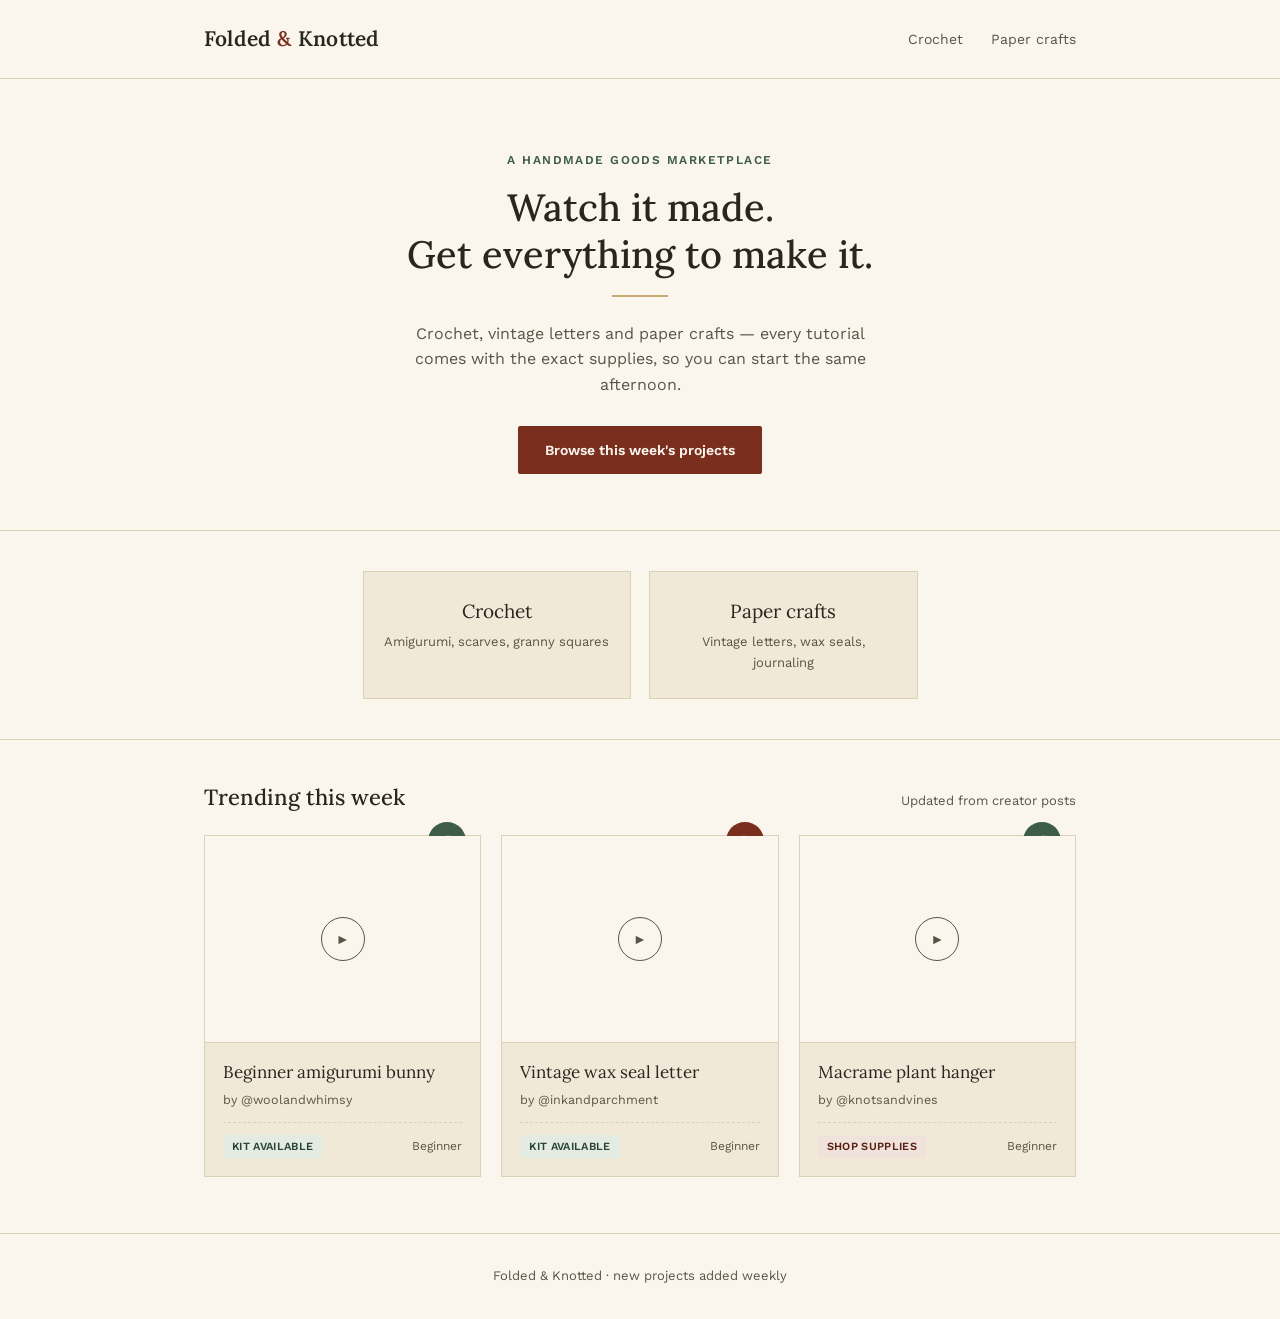
<file: index.html>
<!DOCTYPE html>
<html lang="en">
<head>
<meta charset="UTF-8">
<meta name="viewport" content="width=device-width, initial-scale=1.0">
<title>Folded &amp; Knotted — watch it made, get everything to make it</title>
<link rel="stylesheet" href="style.css">
</head>
<body>

<header class="site-header">
  <div class="wrap">
    <div class="brand">Folded <span>&amp;</span> Knotted</div>
    <nav class="nav">
      <a href="crochet/index.html">Crochet</a>
      <a href="paper-crafts/index.html">Paper crafts</a>
    </nav>
  </div>
</header>

<section class="hero">
  <div class="wrap">
    <p class="eyebrow">A handmade goods marketplace</p>
    <h1>Watch it made.<br>Get everything to make it.</h1>
    <div class="rule"></div>
    <p>Crochet, vintage letters and paper crafts — every tutorial comes with the exact supplies, so you can start the same afternoon.</p>
    <a class="btn btn-fill" href="#trending">Browse this week's projects</a>
  </div>
</section>

<section class="categories">
  <div class="wrap" style="display:flex; gap:18px;">
    <a class="cat-card" href="crochet/index.html" style="text-decoration:none; color:inherit;">
      <div class="label">Crochet</div>
      <div class="desc">Amigurumi, scarves, granny squares</div>
    </a>
    <a class="cat-card" href="paper-crafts/index.html" style="text-decoration:none; color:inherit;">
      <div class="label">Paper crafts</div>
      <div class="desc">Vintage letters, wax seals, journaling</div>
    </a>
  </div>
</section>

<div class="wrap" id="trending">
  <div class="section-head">
    <h2>Trending this week</h2>
    <span class="sub">Updated from creator posts</span>
  </div>

  <div class="grid">

    <a class="project-card" href="crochet/amigurumi-bunny.html" style="text-decoration:none; color:inherit;">
      <div class="seal seal-moss">C</div>
      <div class="project-thumb"><div class="play-ring">&#9658;</div></div>
      <div class="project-body">
        <div class="project-title">Beginner amigurumi bunny</div>
        <div class="project-creator">by @woolandwhimsy</div>
        <div class="project-meta">
          <span class="tag tag-kit">Kit available</span>
          <span class="level">Beginner</span>
        </div>
      </div>
    </a>

    <a class="project-card" href="paper-crafts/wax-seal-letter.html" style="text-decoration:none; color:inherit;">
      <div class="seal seal-rust">P</div>
      <div class="project-thumb"><div class="play-ring">&#9658;</div></div>
      <div class="project-body">
        <div class="project-title">Vintage wax seal letter</div>
        <div class="project-creator">by @inkandparchment</div>
        <div class="project-meta">
          <span class="tag tag-kit">Kit available</span>
          <span class="level">Beginner</span>
        </div>
      </div>
    </a>

    <a class="project-card" href="crochet/macrame-hanger.html" style="text-decoration:none; color:inherit;">
      <div class="seal seal-moss">C</div>
      <div class="project-thumb"><div class="play-ring">&#9658;</div></div>
      <div class="project-body">
        <div class="project-title">Macrame plant hanger</div>
        <div class="project-creator">by @knotsandvines</div>
        <div class="project-meta">
          <span class="tag tag-shop">Shop supplies</span>
          <span class="level">Beginner</span>
        </div>
      </div>
    </a>

  </div>
</div>

<footer class="site-footer">
  <div class="wrap">Folded &amp; Knotted &middot; new projects added weekly</div>
</footer>

</body>
</html>
</file>
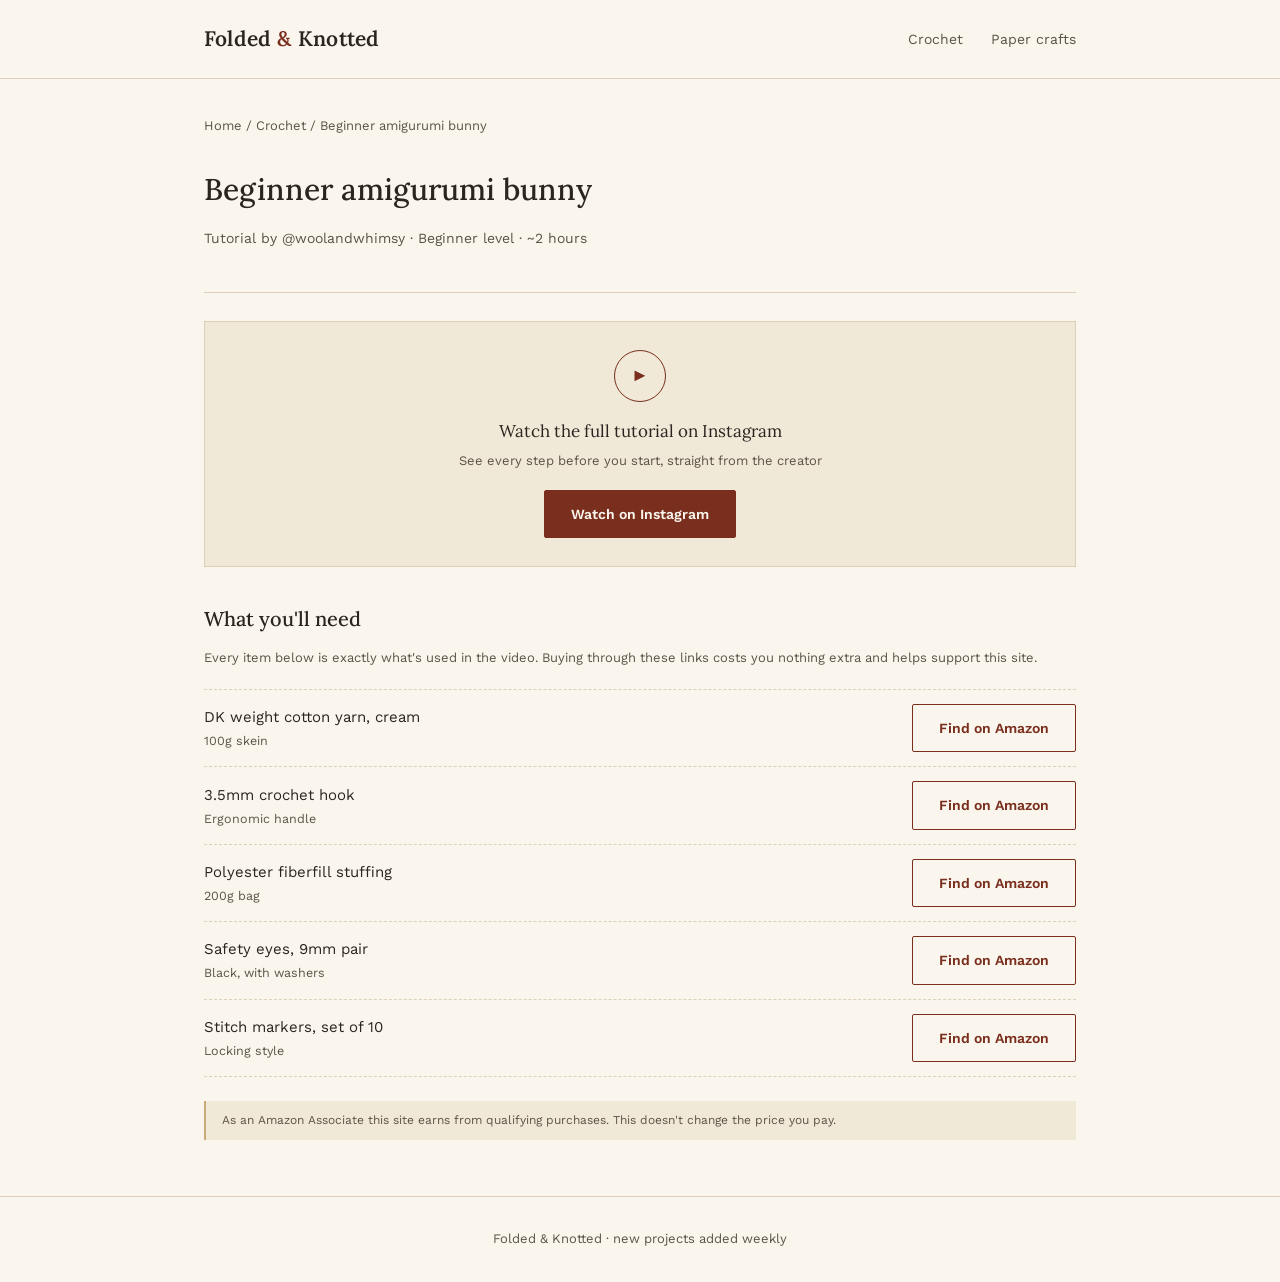
<file: crochet/amigurumi-bunny.html>
<!DOCTYPE html>
<html lang="en">
<head>
<meta charset="UTF-8">
<meta name="viewport" content="width=device-width, initial-scale=1.0">
<title>Beginner amigurumi bunny — Folded &amp; Knotted</title>
<link rel="stylesheet" href="../style.css">
</head>
<body>

<header class="site-header">
  <div class="wrap">
    <div class="brand"><a href="../index.html" style="color:inherit; text-decoration:none;">Folded <span>&amp;</span> Knotted</a></div>
    <nav class="nav">
      <a href="index.html">Crochet</a>
      <a href="../paper-crafts/index.html">Paper crafts</a>
    </nav>
  </div>
</header>

<div class="wrap">
  <p class="breadcrumb"><a href="../index.html">Home</a> / <a href="index.html">Crochet</a> / Beginner amigurumi bunny</p>

  <div class="detail-head">
    <h1>Beginner amigurumi bunny</h1>
    <p class="by">Tutorial by @woolandwhimsy &middot; Beginner level &middot; ~2 hours</p>
  </div>

<div class="watch-card">
    <div class="ring">&#9658;</div>
    <div class="title">Watch the full tutorial on Instagram</div>
    <div class="sub">See every step before you start, straight from the creator</div>
    <a class="btn btn-fill" href="#" target="_blank" rel="noopener">Watch on Instagram</a>
  </div>

  <div class="materials">
    <h2>What you'll need</h2>
    <p class="note">Every item below is exactly what's used in the video. Buying through these links costs you nothing extra and helps support this site.</p>

    <div class="material-row">
      <div>
        <div class="material-name">DK weight cotton yarn, cream</div>
        <div class="material-note">100g skein</div>
      </div>
      <a class="btn" href="#" target="_blank" rel="noopener sponsored">Find on Amazon</a>
    </div>

    <div class="material-row">
      <div>
        <div class="material-name">3.5mm crochet hook</div>
        <div class="material-note">Ergonomic handle</div>
      </div>
      <a class="btn" href="#" target="_blank" rel="noopener sponsored">Find on Amazon</a>
    </div>

    <div class="material-row">
      <div>
        <div class="material-name">Polyester fiberfill stuffing</div>
        <div class="material-note">200g bag</div>
      </div>
      <a class="btn" href="#" target="_blank" rel="noopener sponsored">Find on Amazon</a>
    </div>

    <div class="material-row">
      <div>
        <div class="material-name">Safety eyes, 9mm pair</div>
        <div class="material-note">Black, with washers</div>
      </div>
      <a class="btn" href="#" target="_blank" rel="noopener sponsored">Find on Amazon</a>
    </div>

    <div class="material-row">
      <div>
        <div class="material-name">Stitch markers, set of 10</div>
        <div class="material-note">Locking style</div>
      </div>
      <a class="btn" href="#" target="_blank" rel="noopener sponsored">Find on Amazon</a>
    </div>

    <div class="disclosure">
      As an Amazon Associate this site earns from qualifying purchases. This doesn't change the price you pay.
    </div>
  </div>
</div>

<footer class="site-footer">
  <div class="wrap">Folded &amp; Knotted &middot; new projects added weekly</div>
</footer>

</body>
</html>
</file>
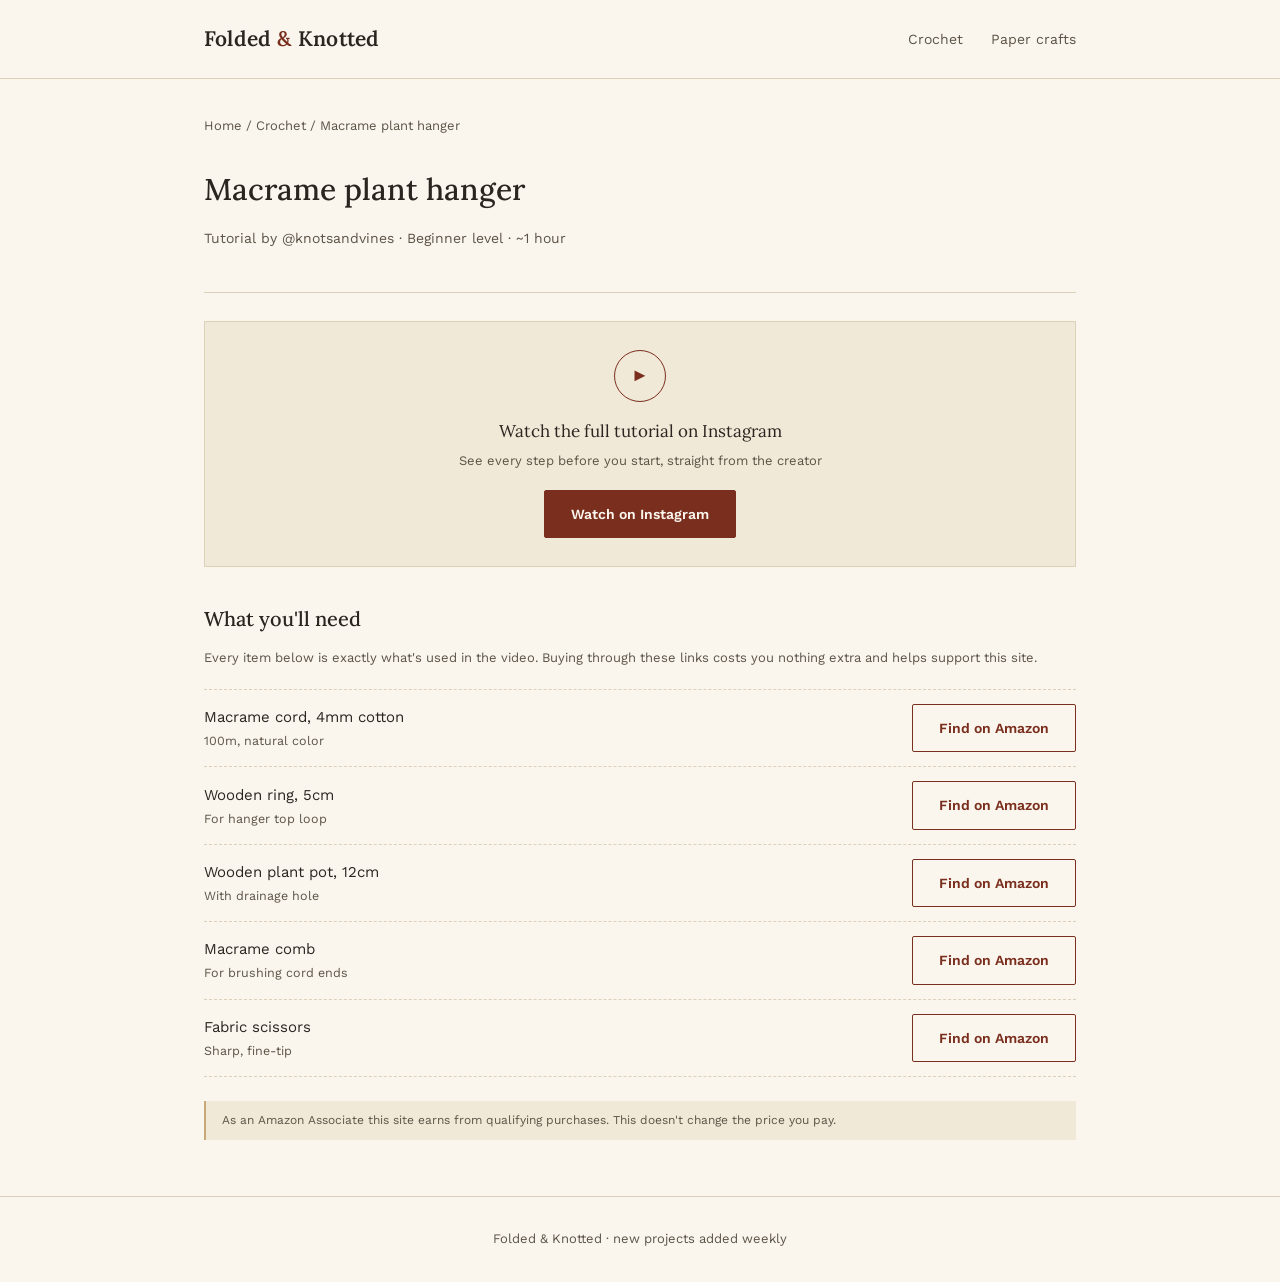
<file: crochet/macrame-hanger.html>
<!DOCTYPE html>
<html lang="en">
<head>
<meta charset="UTF-8">
<meta name="viewport" content="width=device-width, initial-scale=1.0">
<title>Macrame plant hanger — Folded &amp; Knotted</title>
<link rel="stylesheet" href="../style.css">
</head>
<body>

<header class="site-header">
  <div class="wrap">
    <div class="brand"><a href="../index.html" style="color:inherit; text-decoration:none;">Folded <span>&amp;</span> Knotted</a></div>
    <nav class="nav">
      <a href="index.html">Crochet</a>
      <a href="../paper-crafts/index.html">Paper crafts</a>
    </nav>
  </div>
</header>

<div class="wrap">
  <p class="breadcrumb"><a href="../index.html">Home</a> / <a href="index.html">Crochet</a> / Macrame plant hanger</p>

  <div class="detail-head">
    <h1>Macrame plant hanger</h1>
    <p class="by">Tutorial by @knotsandvines &middot; Beginner level &middot; ~1 hour</p>
  </div>

<div class="watch-card">
    <div class="ring">&#9658;</div>
    <div class="title">Watch the full tutorial on Instagram</div>
    <div class="sub">See every step before you start, straight from the creator</div>
    <a class="btn btn-fill" href="#" target="_blank" rel="noopener">Watch on Instagram</a>
  </div>
  <div class="materials">
    <h2>What you'll need</h2>
    <p class="note">Every item below is exactly what's used in the video. Buying through these links costs you nothing extra and helps support this site.</p>

    <div class="material-row">
      <div>
        <div class="material-name">Macrame cord, 4mm cotton</div>
        <div class="material-note">100m, natural color</div>
      </div>
      <a class="btn" href="#" target="_blank" rel="noopener sponsored">Find on Amazon</a>
    </div>

    <div class="material-row">
      <div>
        <div class="material-name">Wooden ring, 5cm</div>
        <div class="material-note">For hanger top loop</div>
      </div>
      <a class="btn" href="#" target="_blank" rel="noopener sponsored">Find on Amazon</a>
    </div>

    <div class="material-row">
      <div>
        <div class="material-name">Wooden plant pot, 12cm</div>
        <div class="material-note">With drainage hole</div>
      </div>
      <a class="btn" href="#" target="_blank" rel="noopener sponsored">Find on Amazon</a>
    </div>

    <div class="material-row">
      <div>
        <div class="material-name">Macrame comb</div>
        <div class="material-note">For brushing cord ends</div>
      </div>
      <a class="btn" href="#" target="_blank" rel="noopener sponsored">Find on Amazon</a>
    </div>

    <div class="material-row">
      <div>
        <div class="material-name">Fabric scissors</div>
        <div class="material-note">Sharp, fine-tip</div>
      </div>
      <a class="btn" href="#" target="_blank" rel="noopener sponsored">Find on Amazon</a>
    </div>

    <div class="disclosure">
      As an Amazon Associate this site earns from qualifying purchases. This doesn't change the price you pay.
    </div>
  </div>
</div>

<footer class="site-footer">
  <div class="wrap">Folded &amp; Knotted &middot; new projects added weekly</div>
</footer>

</body>
</html>
</file>
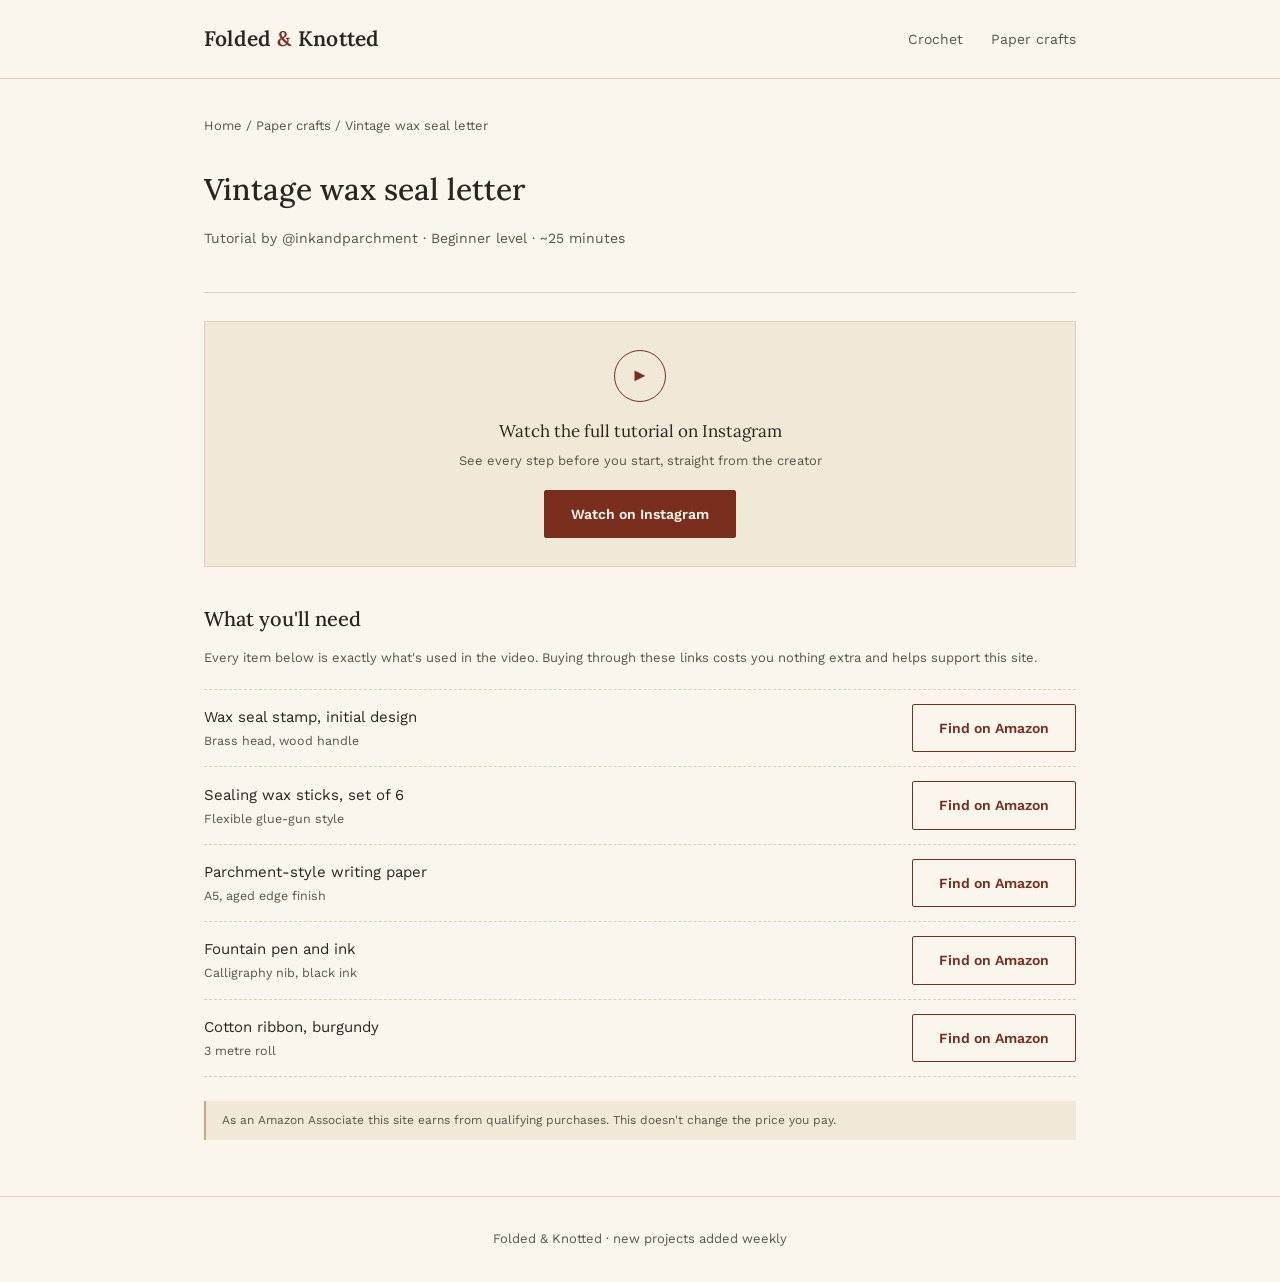
<file: paper-crafts/wax-seal-letter.html>
<!DOCTYPE html>
<html lang="en">
<head>
<meta charset="UTF-8">
<meta name="viewport" content="width=device-width, initial-scale=1.0">
<title>Vintage wax seal letter — Folded &amp; Knotted</title>
<link rel="stylesheet" href="../style.css">
</head>
<body>
<header class="site-header">
  <div class="wrap">
    <div class="brand"><a href="../index.html" style="color:inherit; text-decoration:none;">Folded <span>&amp;</span> Knotted</a></div>
    <nav class="nav">
      <a href="../crochet/index.html">Crochet</a>
      <a href="index.html">Paper crafts</a>
    </nav>
  </div>
</header>
<div class="wrap">
  <p class="breadcrumb"><a href="../index.html">Home</a> / <a href="index.html">Paper crafts</a> / Vintage wax seal letter</p>
  <div class="detail-head">
    <h1>Vintage wax seal letter</h1>
    <p class="by">Tutorial by @inkandparchment &middot; Beginner level &middot; ~25 minutes</p>
  </div>
  <div class="watch-card">
    <div class="ring">&#9658;</div>
    <div class="title">Watch the full tutorial on Instagram</div>
    <div class="sub">See every step before you start, straight from the creator</div>
    <a class="btn btn-fill" href="#" target="_blank" rel="noopener">Watch on Instagram</a>
  </div>
  <div class="materials">
    <h2>What you'll need</h2>
    <p class="note">Every item below is exactly what's used in the video. Buying through these links costs you nothing extra and helps support this site.</p>
    <div class="material-row">
      <div>
        <div class="material-name">Wax seal stamp, initial design</div>
        <div class="material-note">Brass head, wood handle</div>
      </div>
      <a class="btn" href="#" target="_blank" rel="noopener sponsored">Find on Amazon</a>
    </div>
    <div class="material-row">
      <div>
        <div class="material-name">Sealing wax sticks, set of 6</div>
        <div class="material-note">Flexible glue-gun style</div>
      </div>
      <a class="btn" href="#" target="_blank" rel="noopener sponsored">Find on Amazon</a>
    </div>
    <div class="material-row">
      <div>
        <div class="material-name">Parchment-style writing paper</div>
        <div class="material-note">A5, aged edge finish</div>
      </div>
      <a class="btn" href="#" target="_blank" rel="noopener sponsored">Find on Amazon</a>
    </div>
    <div class="material-row">
      <div>
        <div class="material-name">Fountain pen and ink</div>
        <div class="material-note">Calligraphy nib, black ink</div>
      </div>
      <a class="btn" href="#" target="_blank" rel="noopener sponsored">Find on Amazon</a>
    </div>
    <div class="material-row">
      <div>
        <div class="material-name">Cotton ribbon, burgundy</div>
        <div class="material-note">3 metre roll</div>
      </div>
      <a class="btn" href="#" target="_blank" rel="noopener sponsored">Find on Amazon</a>
    </div>
    <div class="disclosure">
      As an Amazon Associate this site earns from qualifying purchases. This doesn't change the price you pay.
    </div>
  </div>
</div>
<footer class="site-footer">
  <div class="wrap">Folded &amp; Knotted &middot; new projects added weekly</div>
</footer>
</body>
</html>
</file>
<file: style.css>
@import url('https://fonts.googleapis.com/css2?family=Lora:ital,wght@0,400;0,500;0,600;1,400&family=Work+Sans:wght@400;500;600&display=swap');

:root {
  --paper: #FAF6EE;
  --card: #F1E9D8;
  --ink: #2B2520;
  --ink-soft: #5C5347;
  --rust: #7A2E1D;
  --rust-dark: #5A2014;
  --moss: #3D5C4A;
  --moss-dark: #2A4434;
  --brass: #C9A977;
  --line: #DCD0B8;
}

* { box-sizing: border-box; }

body {
  margin: 0;
  background: var(--paper);
  color: var(--ink);
  font-family: 'Work Sans', sans-serif;
  font-size: 16px;
  line-height: 1.6;
}

h1, h2, h3 {
  font-family: 'Lora', serif;
  font-weight: 500;
  margin: 0;
  color: var(--ink);
}

a { color: var(--rust); text-decoration: none; }
a:hover { text-decoration: underline; }
a:focus-visible, button:focus-visible { outline: 2px solid var(--rust); outline-offset: 2px; }

.wrap { max-width: 920px; margin: 0 auto; padding: 0 24px; }

.site-header {
  border-bottom: 1px solid var(--line);
  padding: 22px 0;
}
.site-header .wrap { display: flex; align-items: center; justify-content: space-between; }
.brand { font-family: 'Lora', serif; font-size: 21px; font-weight: 600; letter-spacing: 0.01em; }
.brand span { color: var(--rust); }
.nav { display: flex; gap: 28px; font-size: 14px; }
.nav a { color: var(--ink-soft); }

.hero {
  padding: 72px 0 56px;
  text-align: center;
  border-bottom: 1px solid var(--line);
}
.hero .eyebrow {
  font-size: 12px;
  letter-spacing: 0.12em;
  text-transform: uppercase;
  color: var(--moss);
  font-weight: 600;
  margin-bottom: 14px;
}
.hero h1 {
  font-size: 38px;
  line-height: 1.25;
  max-width: 620px;
  margin: 0 auto 16px;
}
.hero p {
  max-width: 480px;
  margin: 0 auto 28px;
  color: var(--ink-soft);
  font-size: 16px;
}
.hero .rule {
  width: 56px;
  height: 2px;
  background: var(--brass);
  margin: 0 auto 24px;
}

.btn {
  display: inline-block;
  font-family: 'Work Sans', sans-serif;
  font-size: 14px;
  font-weight: 600;
  padding: 12px 26px;
  border: 1px solid var(--rust);
  color: var(--rust);
  border-radius: 2px;
  background: transparent;
  cursor: pointer;
  transition: background 0.15s ease, color 0.15s ease;
}
.btn:hover { background: var(--rust); color: var(--paper); text-decoration: none; }
.btn-fill { background: var(--rust); color: var(--paper); }
.btn-fill:hover { background: var(--rust-dark); color: var(--paper); }

.categories {
  display: flex;
  gap: 18px;
  padding: 40px 0;
  border-bottom: 1px solid var(--line);
}
.cat-card {
  flex: 1;
  border: 1px solid var(--line);
  background: var(--card);
  padding: 24px 20px;
  text-align: center;
  transition: border-color 0.15s ease;
}
.cat-card:hover { border-color: var(--brass); }
.cat-card .label {
  font-family: 'Lora', serif;
  font-size: 19px;
  margin-bottom: 6px;
}
.cat-card .desc { font-size: 13px; color: var(--ink-soft); }

.section-head {
  display: flex;
  align-items: baseline;
  justify-content: space-between;
  padding: 40px 0 20px;
}
.section-head h2 { font-size: 22px; }
.section-head .sub { font-size: 13px; color: var(--ink-soft); }

.grid {
  display: grid;
  grid-template-columns: repeat(auto-fill, minmax(260px, 1fr));
  gap: 20px;
  padding-bottom: 56px;
}

.project-card {
  border: 1px solid var(--line);
  background: var(--card);
  display: flex;
  flex-direction: column;
  position: relative;
}
.project-thumb {
  aspect-ratio: 4 / 3;
  background: var(--paper);
  border-bottom: 1px solid var(--line);
  display: flex;
  align-items: center;
  justify-content: center;
  position: relative;
}
.play-ring {
  width: 44px; height: 44px;
  border: 1.5px solid var(--ink-soft);
  border-radius: 50%;
  display: flex; align-items: center; justify-content: center;
  color: var(--ink-soft);
  font-size: 14px;
}
.seal {
  position: absolute;
  top: -14px; right: 14px;
  width: 38px; height: 38px;
  border-radius: 50%;
  display: flex; align-items: center; justify-content: center;
  font-family: 'Lora', serif;
  font-size: 13px;
  font-weight: 600;
  color: var(--paper);
  box-shadow: 0 1px 0 rgba(0,0,0,0.08);
}
.seal-rust { background: var(--rust); }
.seal-moss { background: var(--moss); }

.project-body { padding: 16px 18px 18px; flex: 1; display: flex; flex-direction: column; }
.project-title { font-family: 'Lora', serif; font-size: 17px; margin-bottom: 4px; }
.project-creator { font-size: 12.5px; color: var(--ink-soft); margin-bottom: 12px; }
.project-meta {
  display: flex; align-items: center; justify-content: space-between;
  margin-top: auto;
  padding-top: 12px;
  border-top: 1px dashed var(--line);
  font-size: 12px;
}
.tag {
  font-size: 11px;
  font-weight: 600;
  letter-spacing: 0.03em;
  text-transform: uppercase;
  padding: 3px 9px;
  border-radius: 2px;
}
.tag-kit { background: #E3EBE2; color: var(--moss-dark); }
.tag-shop { background: #EFE3DC; color: var(--rust-dark); }
.level { color: var(--ink-soft); }

.site-footer {
  border-top: 1px solid var(--line);
  padding: 32px 0;
  text-align: center;
  font-size: 13px;
  color: var(--ink-soft);
}

.breadcrumb { font-size: 13px; color: var(--ink-soft); padding: 24px 0 0; }
.breadcrumb a { color: var(--ink-soft); }

.detail-head { padding: 16px 0 28px; border-bottom: 1px solid var(--line); }
.detail-head h1 { font-size: 30px; margin-bottom: 8px; }
.detail-head .by { font-size: 14px; color: var(--ink-soft); }

.video-frame {
  margin: 28px 0;
  aspect-ratio: 16 / 9;
  background: var(--card);
  border: 1px solid var(--line);
  display: flex; align-items: center; justify-content: center;
  color: var(--ink-soft);
  font-size: 14px;
}

.watch-card {
  margin: 28px 0;
  background: var(--card);
  border: 1px solid var(--line);
  padding: 28px;
  text-align: center;
}
.watch-card .ring {
  width: 52px; height: 52px;
  border: 1.5px solid var(--rust);
  border-radius: 50%;
  display: flex; align-items: center; justify-content: center;
  color: var(--rust);
  font-size: 18px;
  margin: 0 auto 16px;
}
.watch-card .title { font-family: 'Lora', serif; font-size: 17px; margin-bottom: 6px; }
.watch-card .sub { font-size: 13px; color: var(--ink-soft); margin-bottom: 18px; }

.materials { padding: 8px 0 56px; }
.materials h2 { font-size: 20px; margin-bottom: 4px; }
.materials .note { font-size: 13px; color: var(--ink-soft); margin-bottom: 20px; }

.material-row {
  display: flex; align-items: center; justify-content: space-between;
  padding: 14px 0;
  border-bottom: 1px dashed var(--line);
}
.material-row:first-of-type { border-top: 1px dashed var(--line); }
.material-name { font-size: 15px; }
.material-note { font-size: 12.5px; color: var(--ink-soft); margin-top: 2px; }

.disclosure {
  margin-top: 24px;
  font-size: 12px;
  color: var(--ink-soft);
  border-left: 2px solid var(--brass);
  padding: 10px 16px;
  background: var(--card);
}

@media (max-width: 640px) {
  .hero h1 { font-size: 28px; }
  .categories { flex-direction: column; }
  .section-head { flex-direction: column; align-items: flex-start; gap: 4px; }
}
</file>
